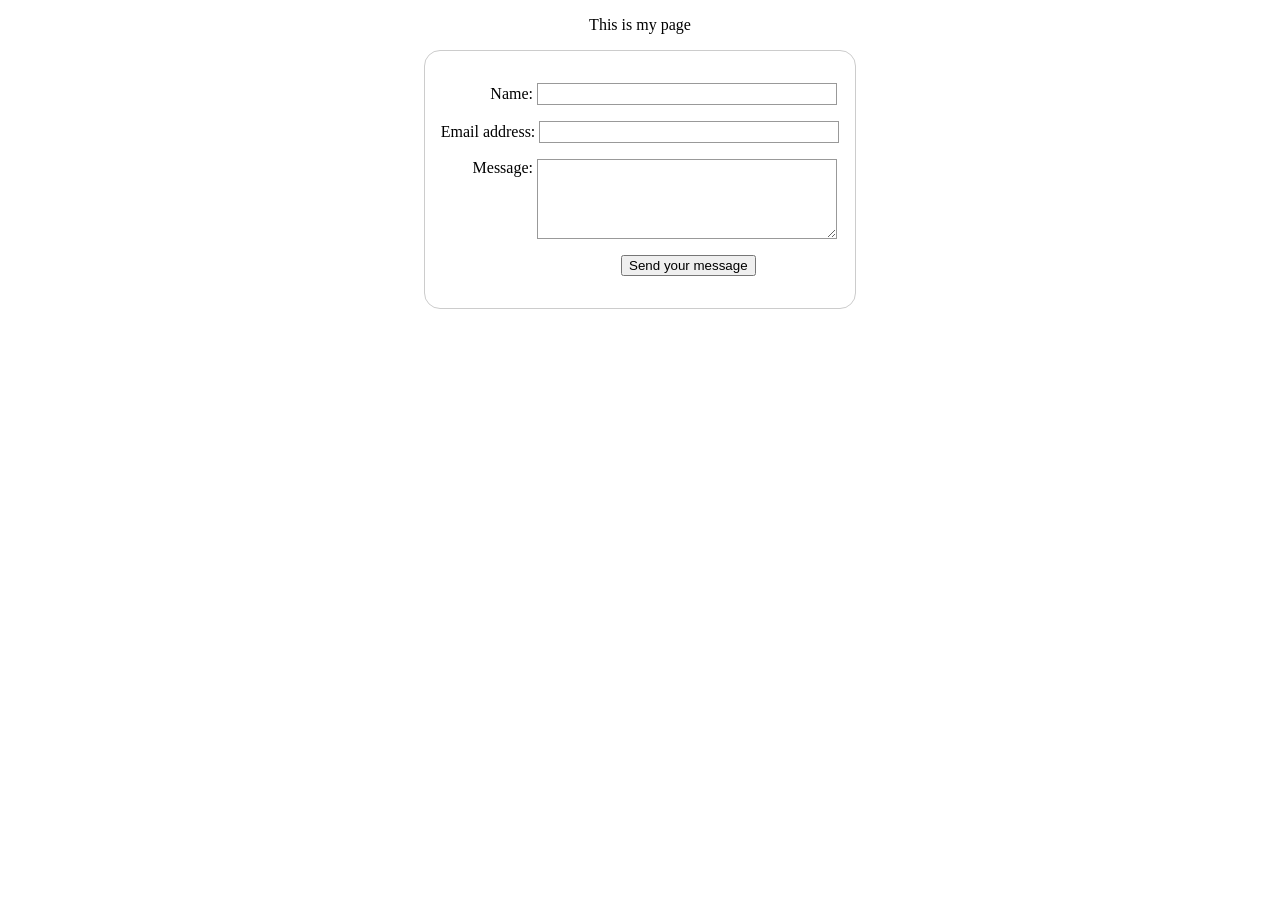
<file: html/introduction-to-html/getting-started/index.html>
<!DOCTYPE html>
<html lang="en-US">
  <head>
    <meta charset="utf-8">
    <meta name="viewport" content="width=device-width">
    <title>My test page</title>

    <style>
      body {
        text-align: center;
      }

      form {
        display: inline-block;
        padding: 1em;
        border: 1px solid #cccccc;
        border-radius: 1em;
      }

      p + p {
        margin-top: 1em;
      }

      label {
        display: inline-block;
        min-width: 90px;
        text-align: right;
      }

      input,
      textarea {
        font: 1em sans-serif;
        width: 300px;
        box-sizing: border-box;
        border: 1px solid #999999;
      }

      input:focus,
      textarea:focus {
        outline-style: solid;
        outline-color: black;
      }

      textarea {
        vertical-align: top;
        height: 5em;
      }

      .button {
        padding-left: 90px;
      }

      button {
        margin-left: 0.5em;
      }
    </style>
  </head>
  <body>
    <p>This is my page</p>

    <form action="/my-handling-form-page" method="post">
      <p>
        <label for="name">Name:</label>
        <input type="text" id="name" name="user_name">
      </p>
      <p>
        <label for="mail">Email address:</label>
        <input type="email" id="mail" name="user_email">
      </p>
      <p>
        <label for="msg">Message:</label>
        <textarea id="msg" name="user_message"></textarea>
      </p>
      <p class="button">
        <button type="submit">Send your message</button>
      </p>
    </form>
  </body>
</html>
</file>
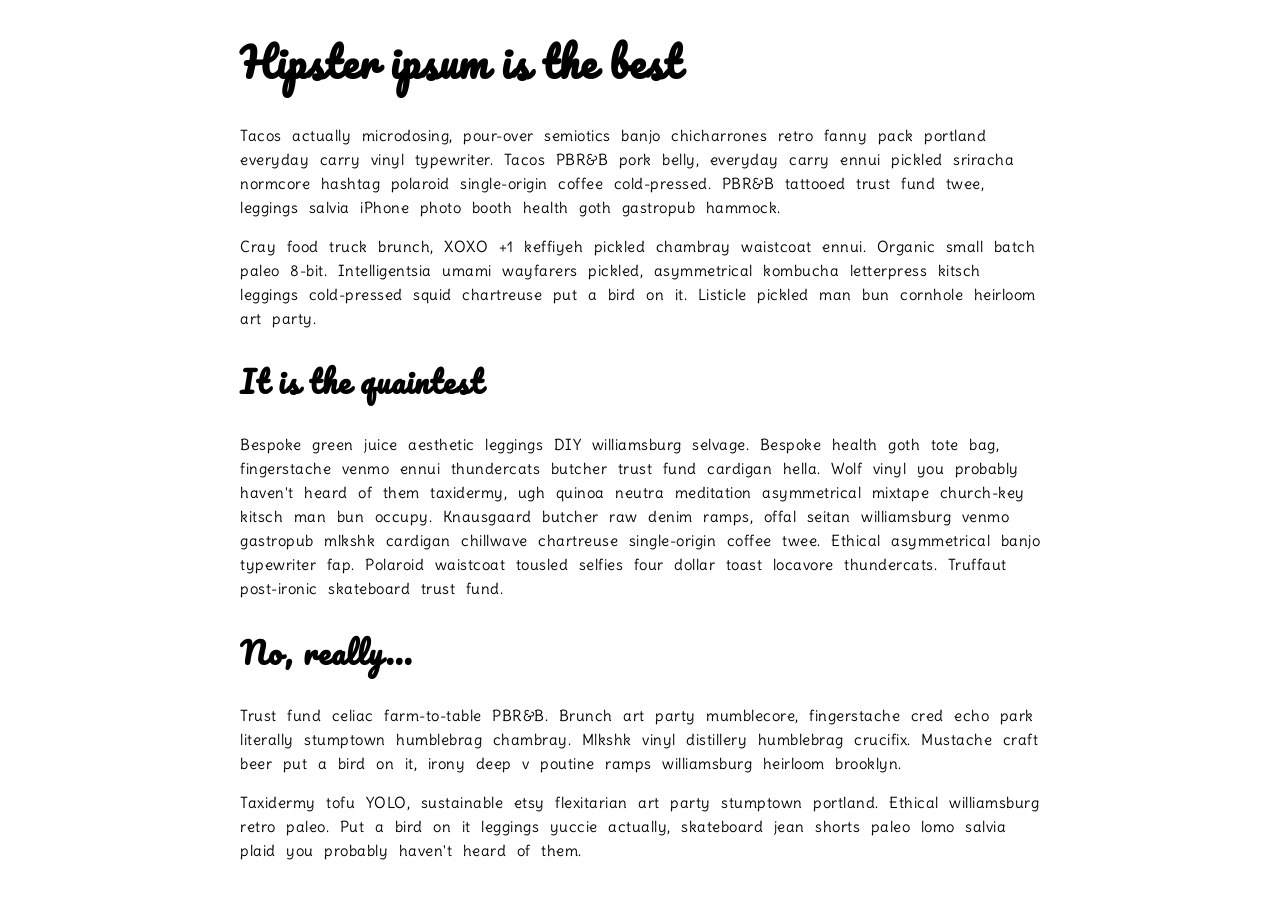
<file: css/styling-text/web-fonts/web-font-start.html>
<!DOCTYPE html>
<html lang="en-US">
  <head>
    <meta charset="utf-8">
    <meta name="viewport" content="width=device-width">
    <title>Web font example</title>
    <link rel="preconnect" href="https://fonts.googleapis.com">
    <link rel="preconnect" href="https://fonts.gstatic.com" crossorigin>
    <link href="https://fonts.googleapis.com/css2?family=Delius&family=Pacifico&display=swap" rel="stylesheet">
    <link href="web-font-start.css" rel="stylesheet" type="text/css">
  </head>
  <body>
    <h1>Hipster ipsum is the best</h1>

    <p>Tacos actually microdosing, pour-over semiotics banjo chicharrones retro fanny pack portland everyday carry vinyl typewriter. Tacos PBR&amp;B pork belly, everyday carry ennui pickled sriracha normcore hashtag polaroid single-origin coffee cold-pressed. PBR&amp;B tattooed trust fund twee, leggings salvia iPhone photo booth health goth gastropub hammock.</p>

    <p>Cray food truck brunch, XOXO +1 keffiyeh pickled chambray waistcoat ennui. Organic small batch paleo 8-bit. Intelligentsia umami wayfarers pickled, asymmetrical kombucha letterpress kitsch leggings cold-pressed squid chartreuse put a bird on it. Listicle pickled man bun cornhole heirloom art party.</p>

    <h2>It is the quaintest</h2>

    <p>Bespoke green juice aesthetic leggings DIY williamsburg selvage. Bespoke health goth tote bag, fingerstache venmo ennui thundercats butcher trust fund cardigan hella. Wolf vinyl you probably haven't heard of them taxidermy, ugh quinoa neutra meditation asymmetrical mixtape church-key kitsch man bun occupy. Knausgaard butcher raw denim ramps, offal seitan williamsburg venmo gastropub mlkshk cardigan chillwave chartreuse single-origin coffee twee. Ethical asymmetrical banjo typewriter fap. Polaroid waistcoat tousled selfies four dollar toast locavore thundercats. Truffaut post-ironic skateboard trust fund.</p>

    <h2>No, really...</h2>

    <p>Trust fund celiac farm-to-table PBR&amp;B. Brunch art party mumblecore, fingerstache cred echo park literally stumptown humblebrag chambray. Mlkshk vinyl distillery humblebrag crucifix. Mustache craft beer put a bird on it, irony deep v poutine ramps williamsburg heirloom brooklyn.</p>

    <p>Taxidermy tofu YOLO, sustainable etsy flexitarian art party stumptown portland. Ethical williamsburg retro paleo. Put a bird on it leggings yuccie actually, skateboard jean shorts paleo lomo salvia plaid you probably haven't heard of them.</p>
  </body>
</html>
</file>
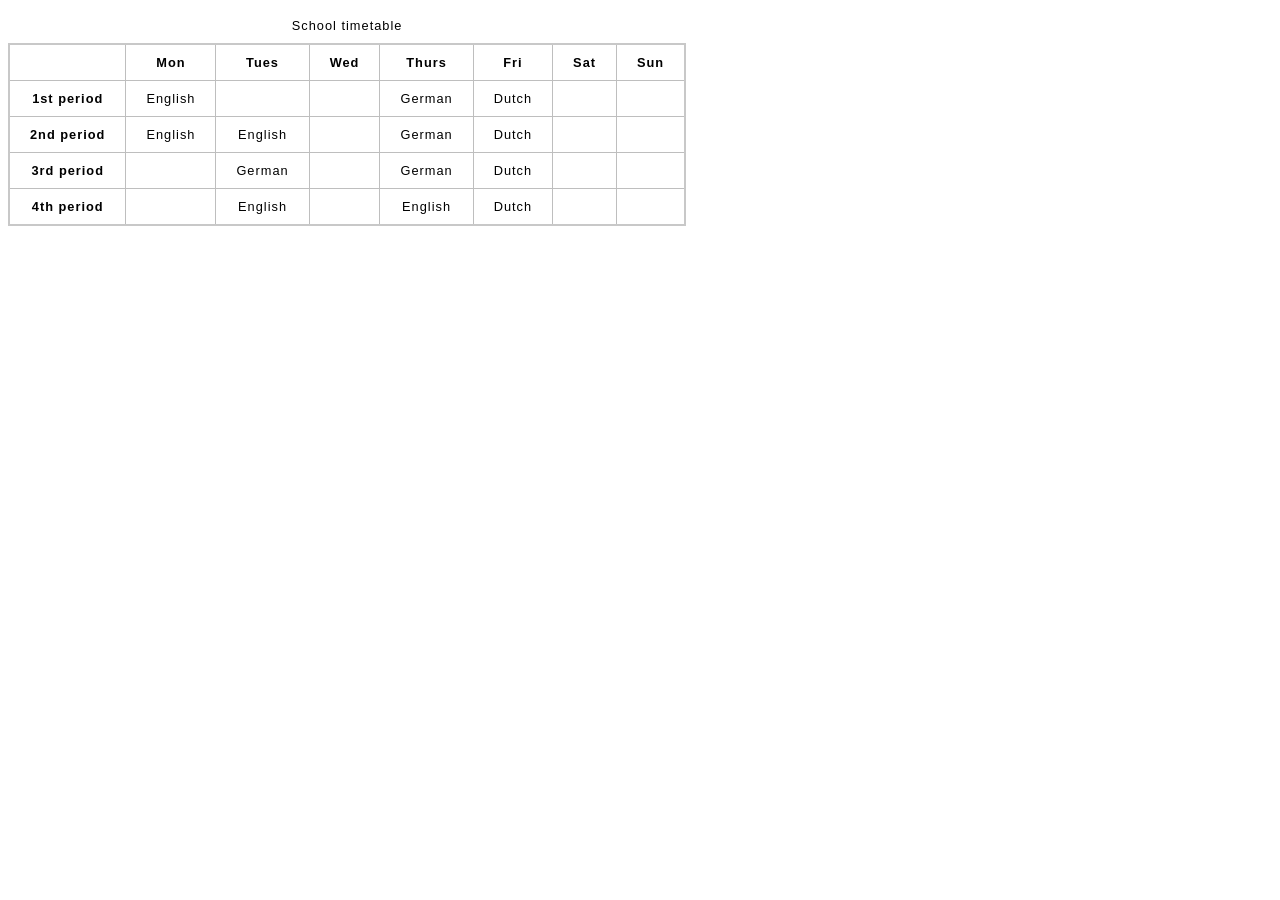
<file: html/tables/basic/timetable.html>
<!DOCTYPE html>
<html lang="en-US">
  <head>
    <meta charset="utf-8">
    <meta name="viewport" content="width=device-width">
    <title>School timetable</title>
    <style>
    html {
      font-family: sans-serif;
    }

    table {
      border-collapse: collapse;
      border: 2px solid rgb(200,200,200);
      letter-spacing: 1px;
      font-size: 0.8rem;
    }

    td, th {
      border: 1px solid rgb(190,190,190);
      padding: 10px 20px;
    }

    td {
      text-align: center;
    }

    caption {
      padding: 10px;
    }
    </style>
  </head>
  <body>


    <table>
      <caption>School timetable</caption>
      <tr>
        <td>&nbsp;</td>
        <th>Mon</th>
        <th>Tues</th>
        <th>Wed</th>
        <th>Thurs</th>
        <th>Fri</th>
        <th>Sat</th>
        <th>Sun</th>
      </tr>
      <tr>
        <th>1st period</th>
        <td>English</td>
        <td>&nbsp;</td>
        <td>&nbsp;</td>
        <td>German</td>
        <td>Dutch</td>
        <td>&nbsp;</td>
        <td>&nbsp;</td>
      </tr>
      <tr>
        <th>2nd period</th>
        <td>English</td>
        <td>English</td>
        <td>&nbsp;</td>
        <td>German</td>
        <td>Dutch</td>
        <td>&nbsp;</td>
        <td>&nbsp;</td>
      </tr>
      <tr>
        <th>3rd period</th>
        <td>&nbsp;</td>
        <td>German</td>
        <td>&nbsp;</td>
        <td>German</td>
        <td>Dutch</td>
        <td>&nbsp;</td>
        <td>&nbsp;</td>
      </tr>
      <tr>
        <th>4th period</th>
        <td>&nbsp;</td>
        <td>English</td>
        <td>&nbsp;</td>
        <td>English</td>
        <td>Dutch</td>
        <td>&nbsp;</td>
        <td>&nbsp;</td>
      </tr>
    </table>


  </body>
</html>
</file>
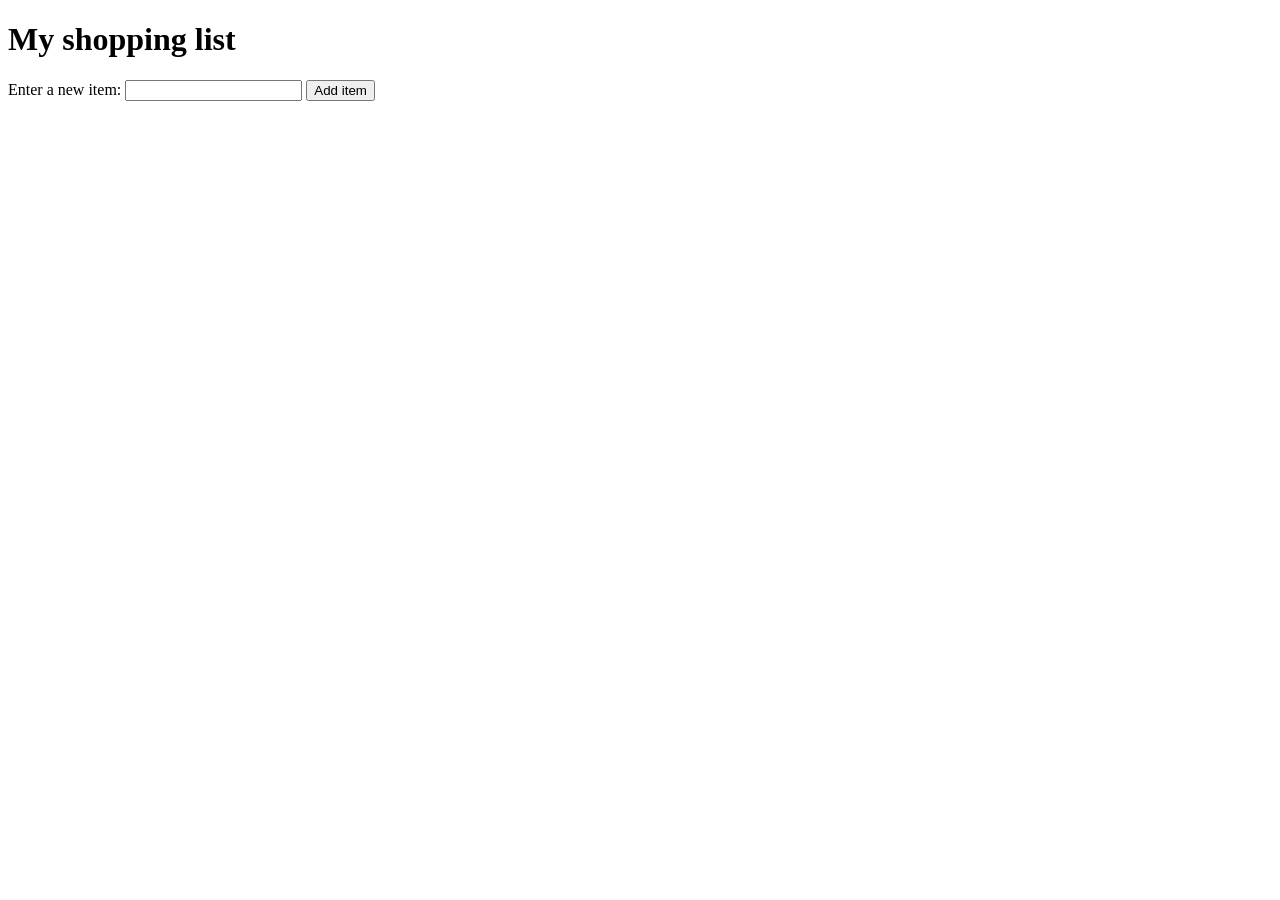
<file: javascript/apis/document-manipulation/shopping-list.html>
<!DOCTYPE html>
<html lang="en-US">
  <head>
    <meta charset="utf-8">
    <meta name="viewport" content="width=device-width, initial-scale=1.0">
    <title>Shopping list example</title>
    <style>
      li {
        margin-bottom: 10px;
      }

      li button {
        font-size: 12px;
        margin-left: 20px;
        color: #666;
      }
    </style>
  </head>
  <body>

    <h1>My shopping list</h1>

    <form>
      <label for="item">Enter a new item:</label>
      <input type="text" name="item" id="item">
      <button>Add item</button>
    </form>

    <ul>

    </ul>

    <script>
      const list = document.querySelector("ul");
      const input = document.querySelector("input");
      const button = document.querySelector("button");

      button.addEventListener("click", (event) => {
        event.preventDefault(); // so the list won't refresh if "enter" is pressed (bc button in form)
        
        const currentInput = input.value;
        input.value = "";

        const listItem = document.createElement("li");
        const spanThingy = document.createElement("span");
        const deleteButton = document.createElement("button");

        listItem.appendChild(spanThingy);
        spanThingy.textContent = currentInput;
        listItem.appendChild(deleteButton);
        deleteButton.textContent = "Delete";
        list.appendChild(listItem);

        // .remove() is for strings, not DOM elements
        deleteButton.addEventListener("click", () => {list.removeChild(listItem)});

        input.focus();
      });
    </script>
  </body>
</html>
</file>
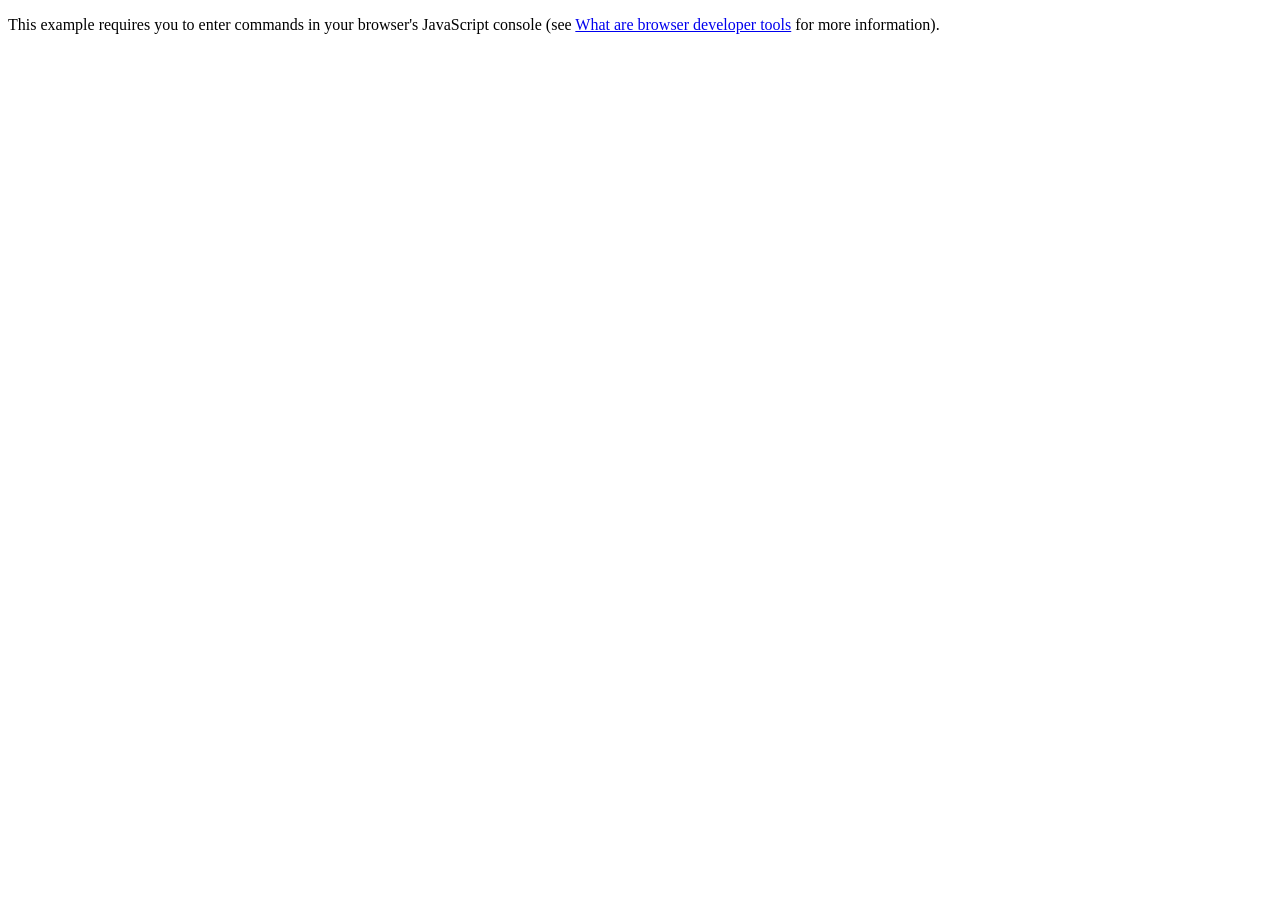
<file: javascript/oojs/introduction/oojs.html>
<!DOCTYPE html>
<html lang="en-US">
  <head>
    <meta charset="utf-8">
    <meta name="viewport" content="width=device-width">
    <title>Object-oriented JavaScript example</title>
  </head>

  <body>
    <p>This example requires you to enter commands in your browser's JavaScript console (see <a href="https://developer.mozilla.org/en-US/docs/Learn/Common_questions/What_are_browser_developer_tools">What are browser developer tools</a> for more information).</p>
    
    <script>
      const person = {
        name: { //properties can be objects themselves
          first: "Bob",
          last: "Smith",
        },
        age: 32, //object property
        bio() { //object method
        console.log(`${this.name[0]} ${this.name[1]} is ${this.age} years old.`);
        },
        introduceSelf() {
        console.log(`Hi! I'm ${this.name[0]}.`);
        },
      };

      function logProperty(propertyName) {
      console.log(person[propertyName]);

      const myDataName = "height";
      const myDataValue = "1.75m";
      person[myDataName] = myDataValue;
    }

    logProperty("name"); // ["Bob", "Smith"]
    logProperty("age"); // 32

    person.age = 45;
    person["name"]["last"] = "Cratchit";
    </script>
  </body>

</html>
</file>
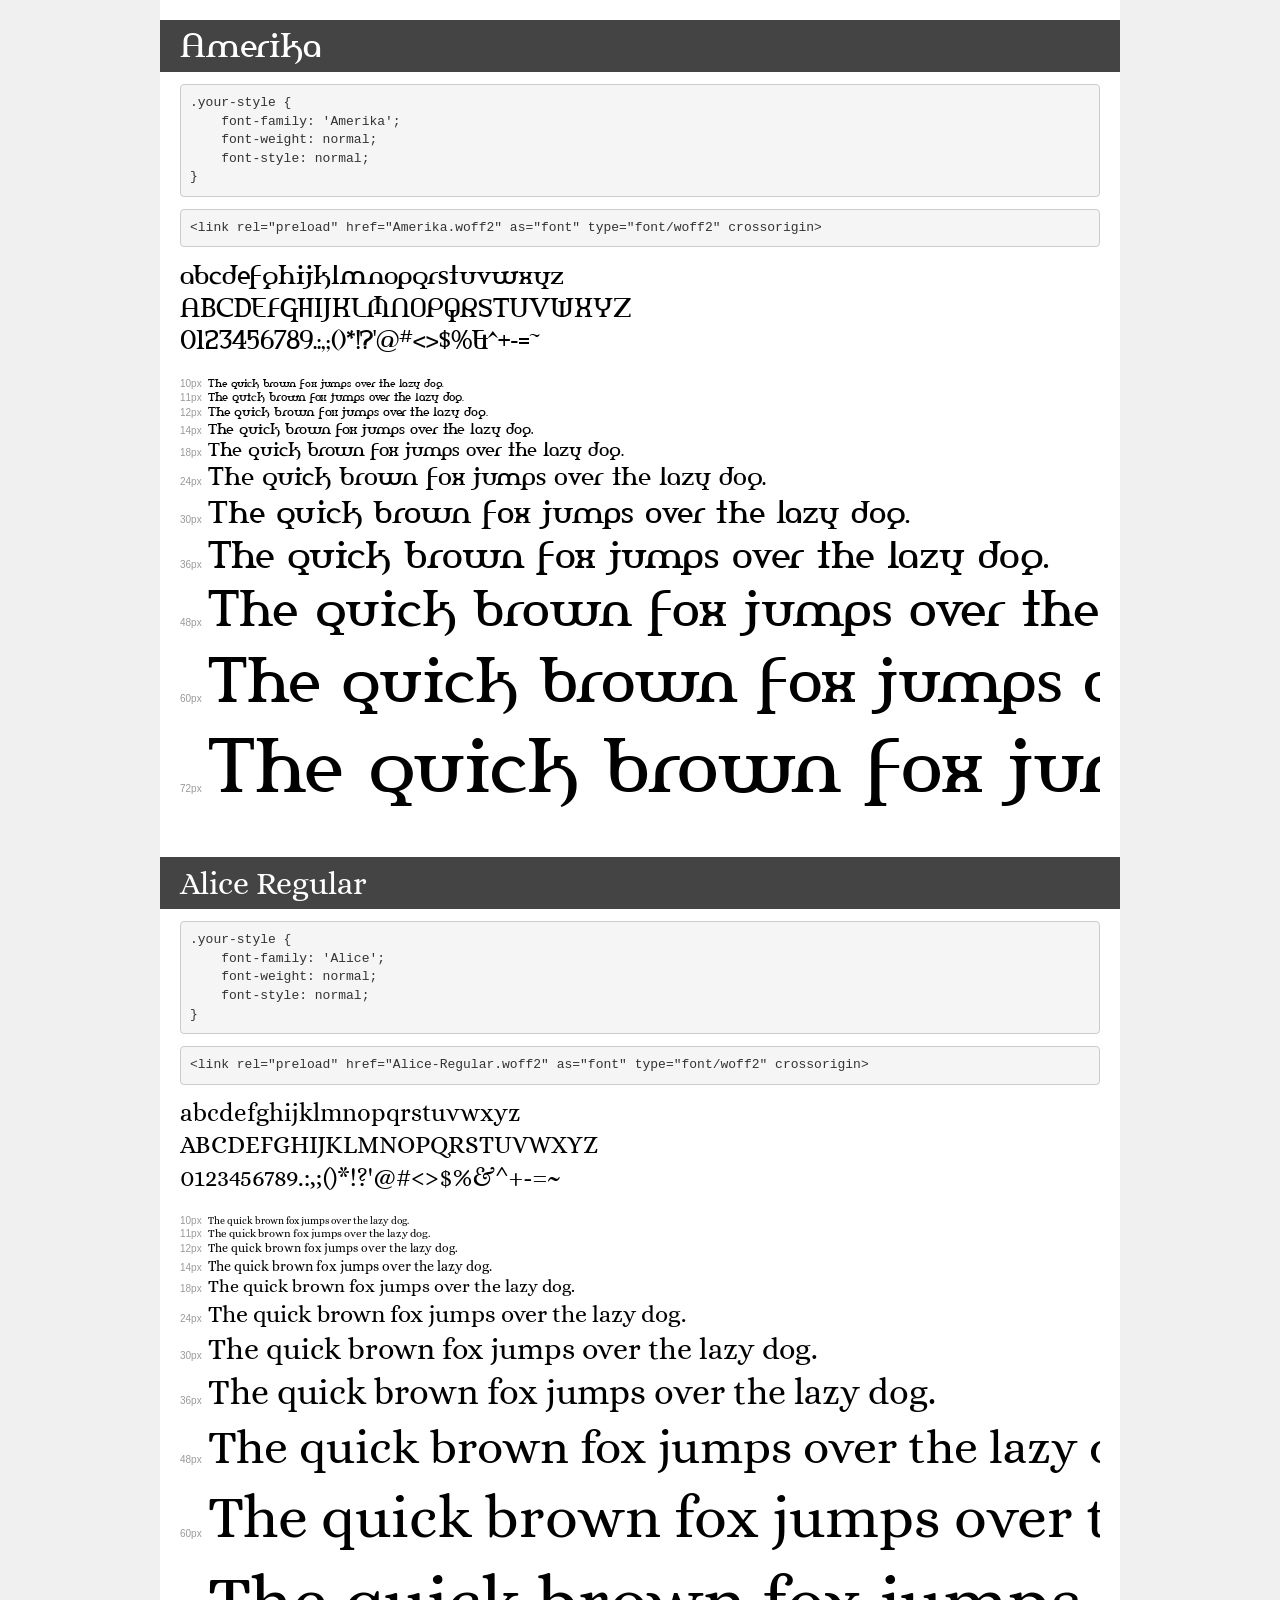
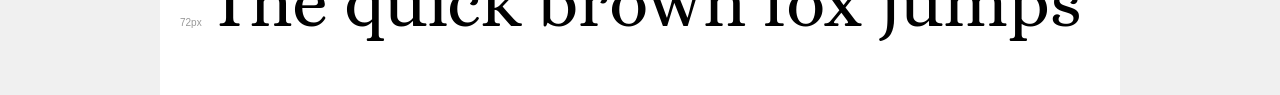
<file: css/styling-text/web-fonts/myWebFonts/demo.html>
<!DOCTYPE html>
<html lang="en">
<head>
    <meta charset="utf-8">
    <meta http-equiv="X-UA-Compatible" content="IE=edge">
    <meta name="viewport" content="width=device-width, initial-scale=1">
    <meta name="robots" content="noindex, noarchive">
    <meta name="format-detection" content="telephone=no">
    <title>Transfonter demo</title>
    <link href="stylesheet.css" rel="stylesheet">
    <style>
        /*
        http://meyerweb.com/eric/tools/css/reset/
        v2.0 | 20110126
        License: none (public domain)
        */
        html, body, div, span, applet, object, iframe,
        h1, h2, h3, h4, h5, h6, p, blockquote, pre,
        a, abbr, acronym, address, big, cite, code,
        del, dfn, em, img, ins, kbd, q, s, samp,
        small, strike, strong, sub, sup, tt, var,
        b, u, i, center,
        dl, dt, dd, ol, ul, li,
        fieldset, form, label, legend,
        table, caption, tbody, tfoot, thead, tr, th, td,
        article, aside, canvas, details, embed,
        figure, figcaption, footer, header, hgroup,
        menu, nav, output, ruby, section, summary,
        time, mark, audio, video {
            margin: 0;
            padding: 0;
            border: 0;
            font-size: 100%;
            font: inherit;
            vertical-align: baseline;
        }
        /* HTML5 display-role reset for older browsers */
        article, aside, details, figcaption, figure,
        footer, header, hgroup, menu, nav, section {
            display: block;
        }
        body {
            line-height: 1;
        }
        ol, ul {
            list-style: none;
        }
        blockquote, q {
            quotes: none;
        }
        blockquote:before, blockquote:after,
        q:before, q:after {
            content: '';
            content: none;
        }
        table {
            border-collapse: collapse;
            border-spacing: 0;
        }
        /* demo styles */
        body {
            background: #f0f0f0;
            color: #000;
        }
        .page {
            background: #fff;
            width: 920px;
            margin: 0 auto;
            padding: 20px 20px 0 20px;
            overflow: hidden;
        }
        .font-container {
            overflow-x: auto;
            overflow-y: hidden;
            margin-bottom: 40px;
            line-height: 1.3;
            white-space: nowrap;
            padding-bottom: 5px;
        }
        h1 {
            position: relative;
            background: #444;
            font-size: 32px;
            color: #fff;
            padding: 10px 20px;
            margin: 0 -20px 12px -20px;
        }
        .letters {
            font-size: 25px;
            margin-bottom: 20px;
        }
        .s10:before {
            content: '10px';
        }
        .s11:before {
            content: '11px';
        }
        .s12:before {
            content: '12px';
        }
        .s14:before {
            content: '14px';
        }
        .s18:before {
            content: '18px';
        }
        .s24:before {
            content: '24px';
        }
        .s30:before {
            content: '30px';
        }
        .s36:before {
            content: '36px';
        }
        .s48:before {
            content: '48px';
        }
        .s60:before {
            content: '60px';
        }
        .s72:before {
            content: '72px';
        }
        .s10:before, .s11:before, .s12:before, .s14:before,
        .s18:before, .s24:before, .s30:before, .s36:before,
        .s48:before, .s60:before, .s72:before {
            font-family: Arial, sans-serif;
            font-size: 10px;
            font-weight: normal;
            font-style: normal;
            color: #999;
            padding-right: 6px;
        }
        pre {
            display: block;
            padding: 9px;
            margin: 0 0 12px;
            font-family: Monaco, Menlo, Consolas, "Courier New", monospace;
            font-size: 13px;
            line-height: 1.428571429;
            color: #333;
            font-weight: normal;
            font-style: normal;
            background-color: #f5f5f5;
            border: 1px solid #ccc;
            overflow-x: auto;
            border-radius: 4px;
        }
        /* responsive */
        @media (max-width: 959px) {
            .page {
                width: auto;
                margin: 0;
            }
        }
    </style>
</head>
<body>
<div class="page">
    <div class="demo">
        <h1 style="font-family: 'Amerika'; font-weight: normal; font-style: normal;">Amerika</h1>
        <pre title="Usage">.your-style {
    font-family: 'Amerika';
    font-weight: normal;
    font-style: normal;
}</pre>
        <pre title="Preload (optional)">
&lt;link rel=&quot;preload&quot; href=&quot;Amerika.woff2&quot; as=&quot;font&quot; type=&quot;font/woff2&quot; crossorigin&gt;</pre>
        <div class="font-container" style="font-family: 'Amerika'; font-weight: normal; font-style: normal;">
            <p class="letters">
                abcdefghijklmnopqrstuvwxyz<br>
ABCDEFGHIJKLMNOPQRSTUVWXYZ<br>
                0123456789.:,;()*!?'@#&lt;&gt;$%&^+-=~
            </p>
            <p class="s10" style="font-size: 10px;">The quick brown fox jumps over the lazy dog.</p>
            <p class="s11" style="font-size: 11px;">The quick brown fox jumps over the lazy dog.</p>
            <p class="s12" style="font-size: 12px;">The quick brown fox jumps over the lazy dog.</p>
            <p class="s14" style="font-size: 14px;">The quick brown fox jumps over the lazy dog.</p>
            <p class="s18" style="font-size: 18px;">The quick brown fox jumps over the lazy dog.</p>
            <p class="s24" style="font-size: 24px;">The quick brown fox jumps over the lazy dog.</p>
            <p class="s30" style="font-size: 30px;">The quick brown fox jumps over the lazy dog.</p>
            <p class="s36" style="font-size: 36px;">The quick brown fox jumps over the lazy dog.</p>
            <p class="s48" style="font-size: 48px;">The quick brown fox jumps over the lazy dog.</p>
            <p class="s60" style="font-size: 60px;">The quick brown fox jumps over the lazy dog.</p>
            <p class="s72" style="font-size: 72px;">The quick brown fox jumps over the lazy dog.</p>
        </div>
    </div>

    <div class="demo">
        <h1 style="font-family: 'Alice'; font-weight: normal; font-style: normal;">Alice Regular</h1>
        <pre title="Usage">.your-style {
    font-family: 'Alice';
    font-weight: normal;
    font-style: normal;
}</pre>
        <pre title="Preload (optional)">
&lt;link rel=&quot;preload&quot; href=&quot;Alice-Regular.woff2&quot; as=&quot;font&quot; type=&quot;font/woff2&quot; crossorigin&gt;</pre>
        <div class="font-container" style="font-family: 'Alice'; font-weight: normal; font-style: normal;">
            <p class="letters">
                abcdefghijklmnopqrstuvwxyz<br>
ABCDEFGHIJKLMNOPQRSTUVWXYZ<br>
                0123456789.:,;()*!?'@#&lt;&gt;$%&^+-=~
            </p>
            <p class="s10" style="font-size: 10px;">The quick brown fox jumps over the lazy dog.</p>
            <p class="s11" style="font-size: 11px;">The quick brown fox jumps over the lazy dog.</p>
            <p class="s12" style="font-size: 12px;">The quick brown fox jumps over the lazy dog.</p>
            <p class="s14" style="font-size: 14px;">The quick brown fox jumps over the lazy dog.</p>
            <p class="s18" style="font-size: 18px;">The quick brown fox jumps over the lazy dog.</p>
            <p class="s24" style="font-size: 24px;">The quick brown fox jumps over the lazy dog.</p>
            <p class="s30" style="font-size: 30px;">The quick brown fox jumps over the lazy dog.</p>
            <p class="s36" style="font-size: 36px;">The quick brown fox jumps over the lazy dog.</p>
            <p class="s48" style="font-size: 48px;">The quick brown fox jumps over the lazy dog.</p>
            <p class="s60" style="font-size: 60px;">The quick brown fox jumps over the lazy dog.</p>
            <p class="s72" style="font-size: 72px;">The quick brown fox jumps over the lazy dog.</p>
        </div>
    </div>

</div>
</body>
</html>
</file>
<file: css/styling-text/web-fonts/web-font-start.css>
/* Font imports */

/*@font-face {
    font-family: 'amerikaRegular';
    src: url('myWebFonts/Amerika.woff2') format('woff2'),
        url('myWebFonts/Amerika.woff') format('woff');
    font-weight: normal;
    font-style: normal;
    font-display: swap;
}

@font-face {
    font-family: 'aliceRegular';
    src: url('myWebFonts/Alice-Regular.woff2') format('woff2'),
        url('myWebFonts/Alice-Regular.woff') format('woff');
    font-weight: normal;
    font-style: normal;
    font-display: swap;
}*/

.pacifico-regular {
  font-family: "Pacifico", cursive;
  font-weight: 400;
  font-style: normal;
}

.delius-regular {
  font-family: "Delius", cursive;
  font-weight: 400;
  font-style: normal;
}

/* General setup */

html {
  font-size: 10px;
  margin: 0;
  font-family: sans-serif;
}

body {
  width: 80%;
  max-width: 800px;
  margin: 0 auto;
}

/* Typography */

h1 {
  /*font-size: 3.2rem;*/
  font-size: 4rem;
}

h2 {
  /*font-size: 2.4rem;*/
  font-size: 3rem;
}

h1, h2 {
  /*font-family: 'amerikaRegular';
  letter-spacing: 0.1rem;*/
  font-family: 'Pacifico';
  letter-spacing: 0.1rem;
}

p {
  /*font-size: 1.6rem;*/
  font-size: 1.5rem; /* originally 1.4 */
  line-height: 1.6;
  word-spacing: 0.6rem;
  letter-spacing: 0.05rem;
  /*font-family: 'aliceRegular';*/
  font-family: 'Delius';
}
</file>
<file: css/styling-text/web-fonts/myWebFonts/stylesheet.css>
@font-face {
    font-family: 'Amerika';
    src: url('Amerika.woff2') format('woff2'),
        url('Amerika.woff') format('woff');
    font-weight: normal;
    font-style: normal;
    font-display: swap;
}

@font-face {
    font-family: 'Alice';
    src: url('Alice-Regular.woff2') format('woff2'),
        url('Alice-Regular.woff') format('woff');
    font-weight: normal;
    font-style: normal;
    font-display: swap;
}
</file>
